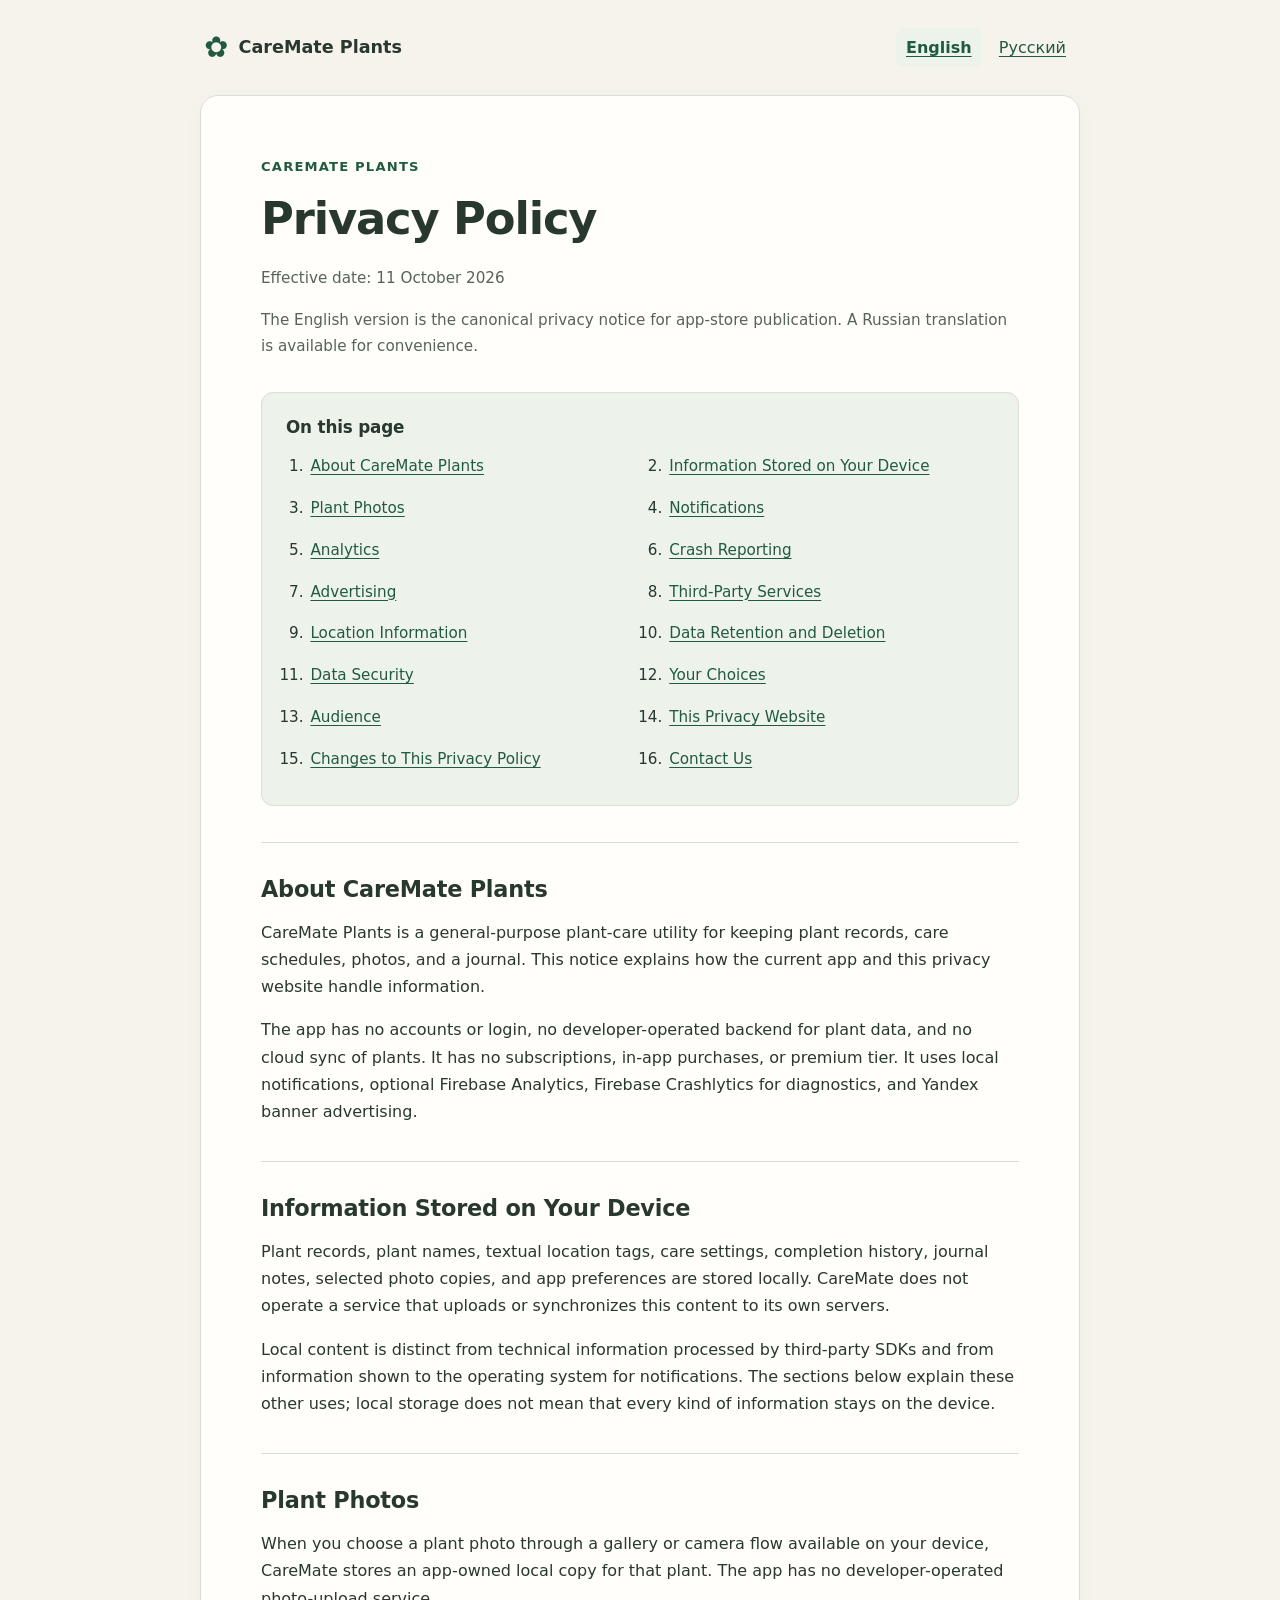
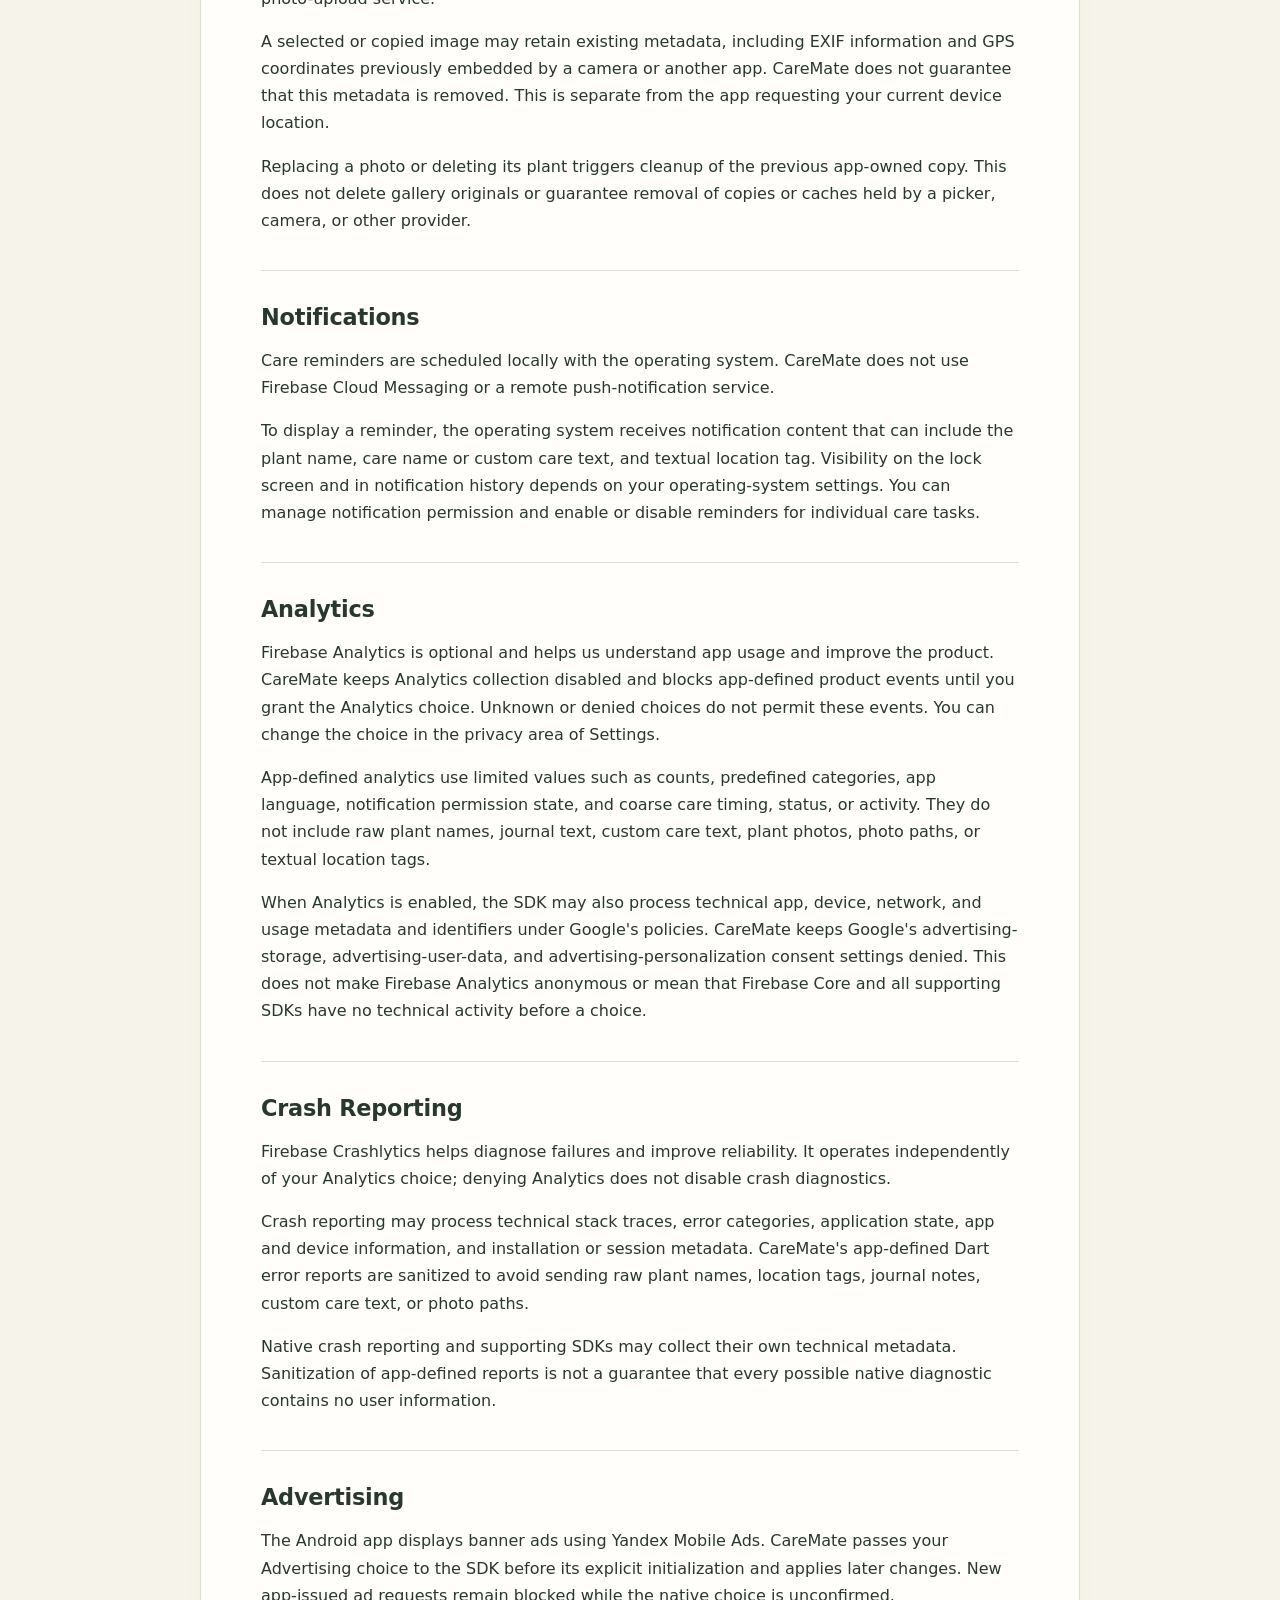
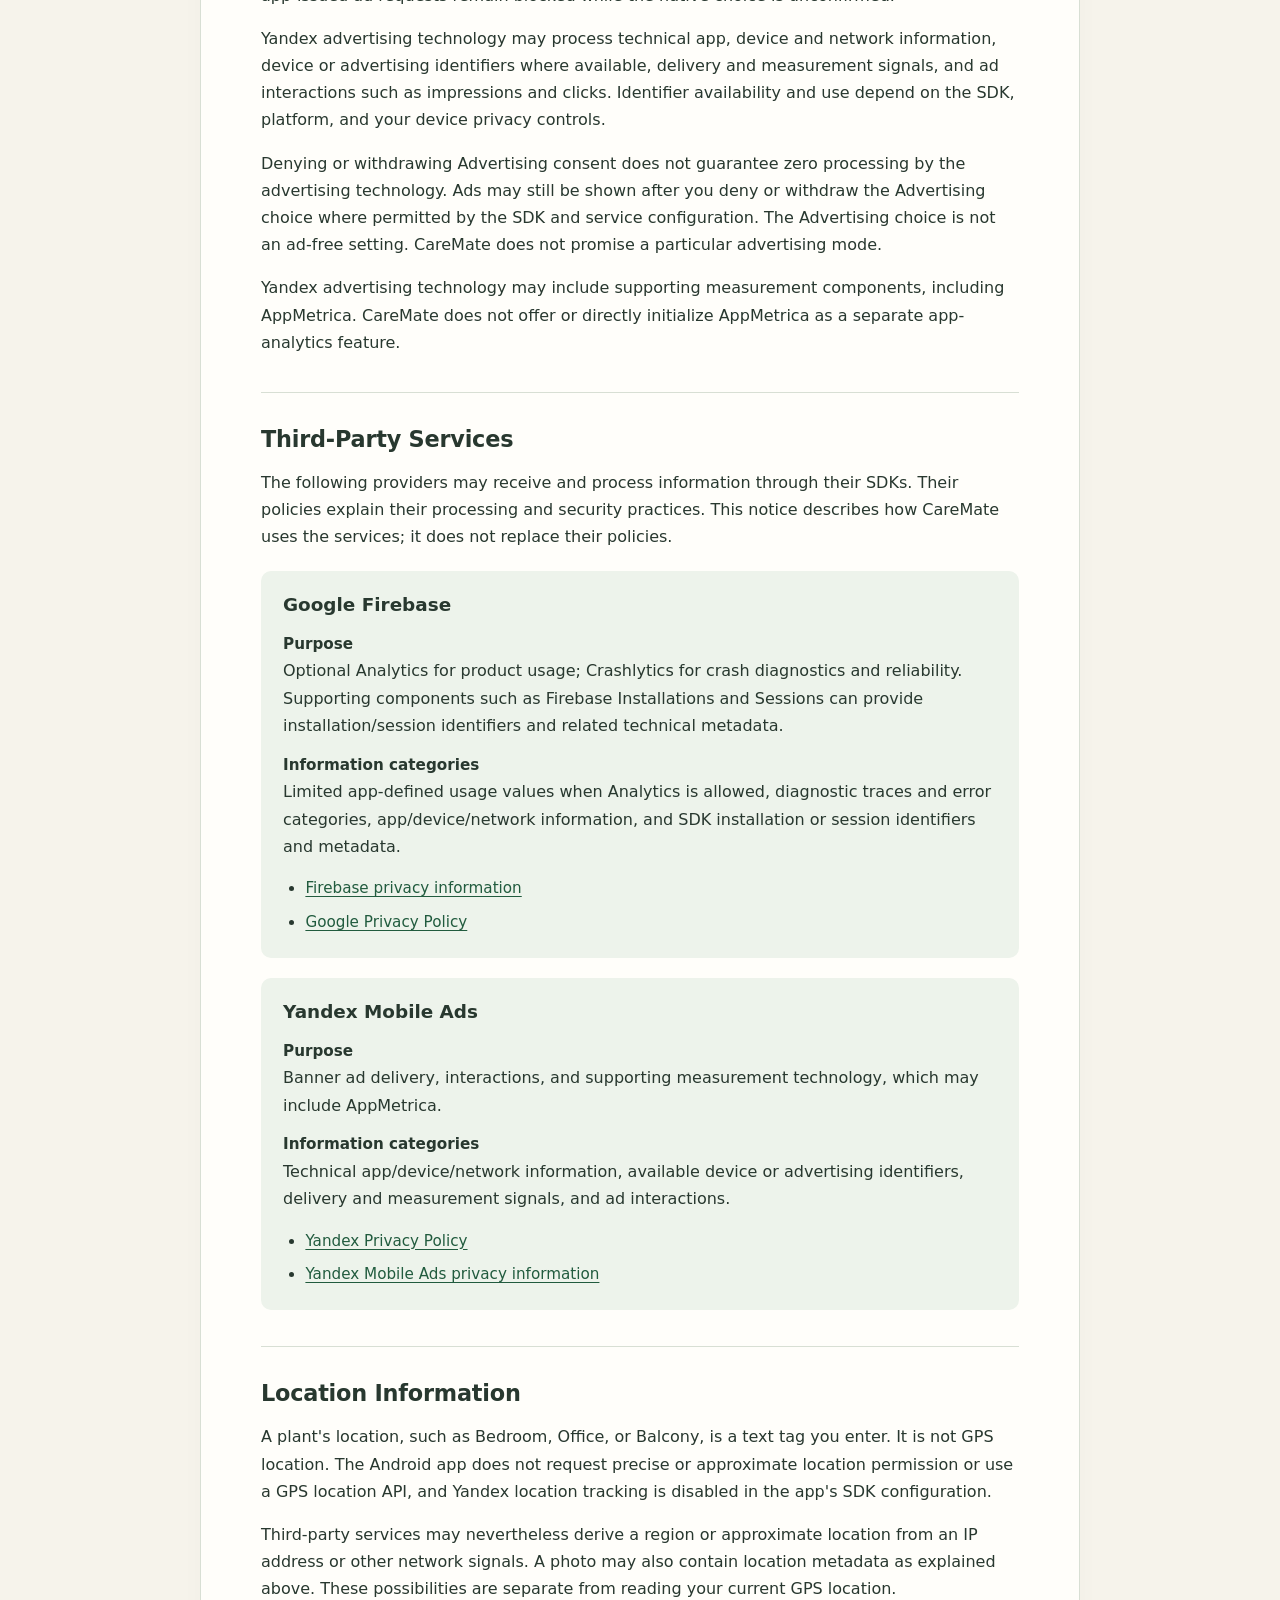
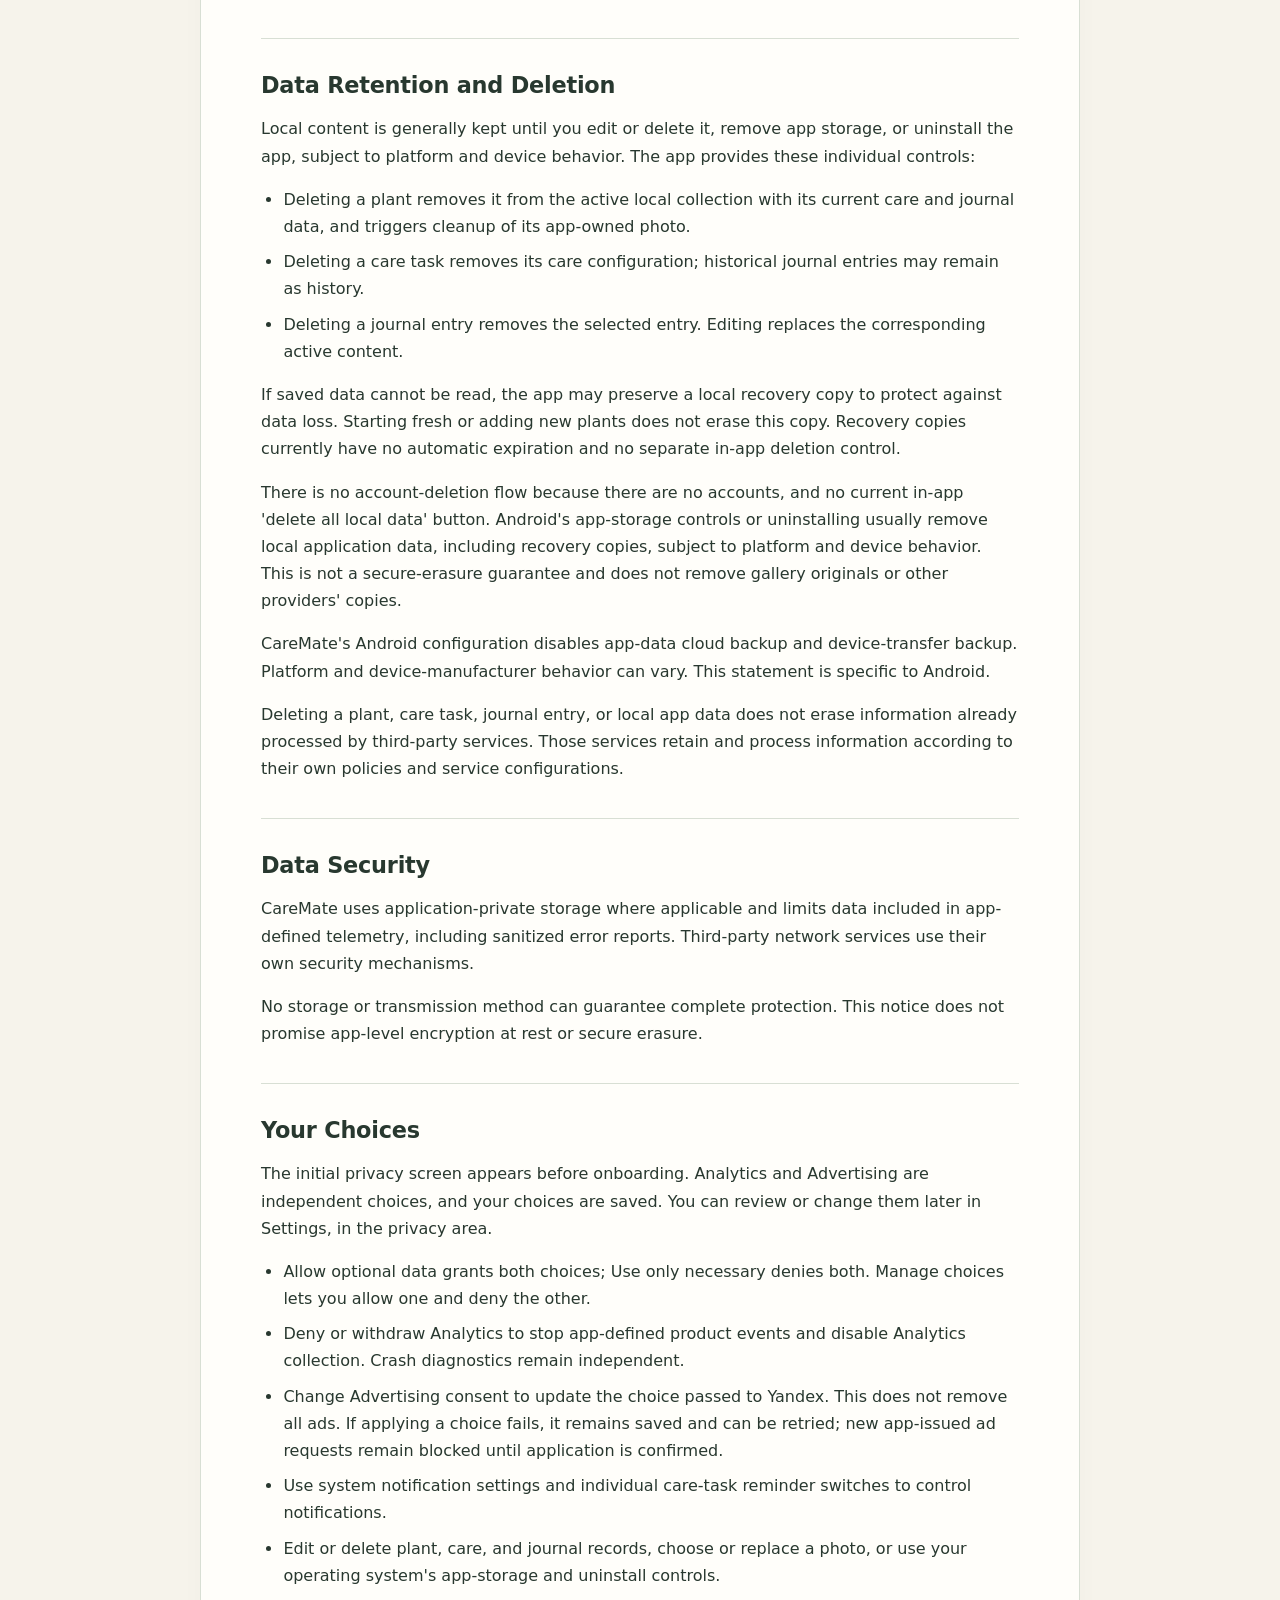
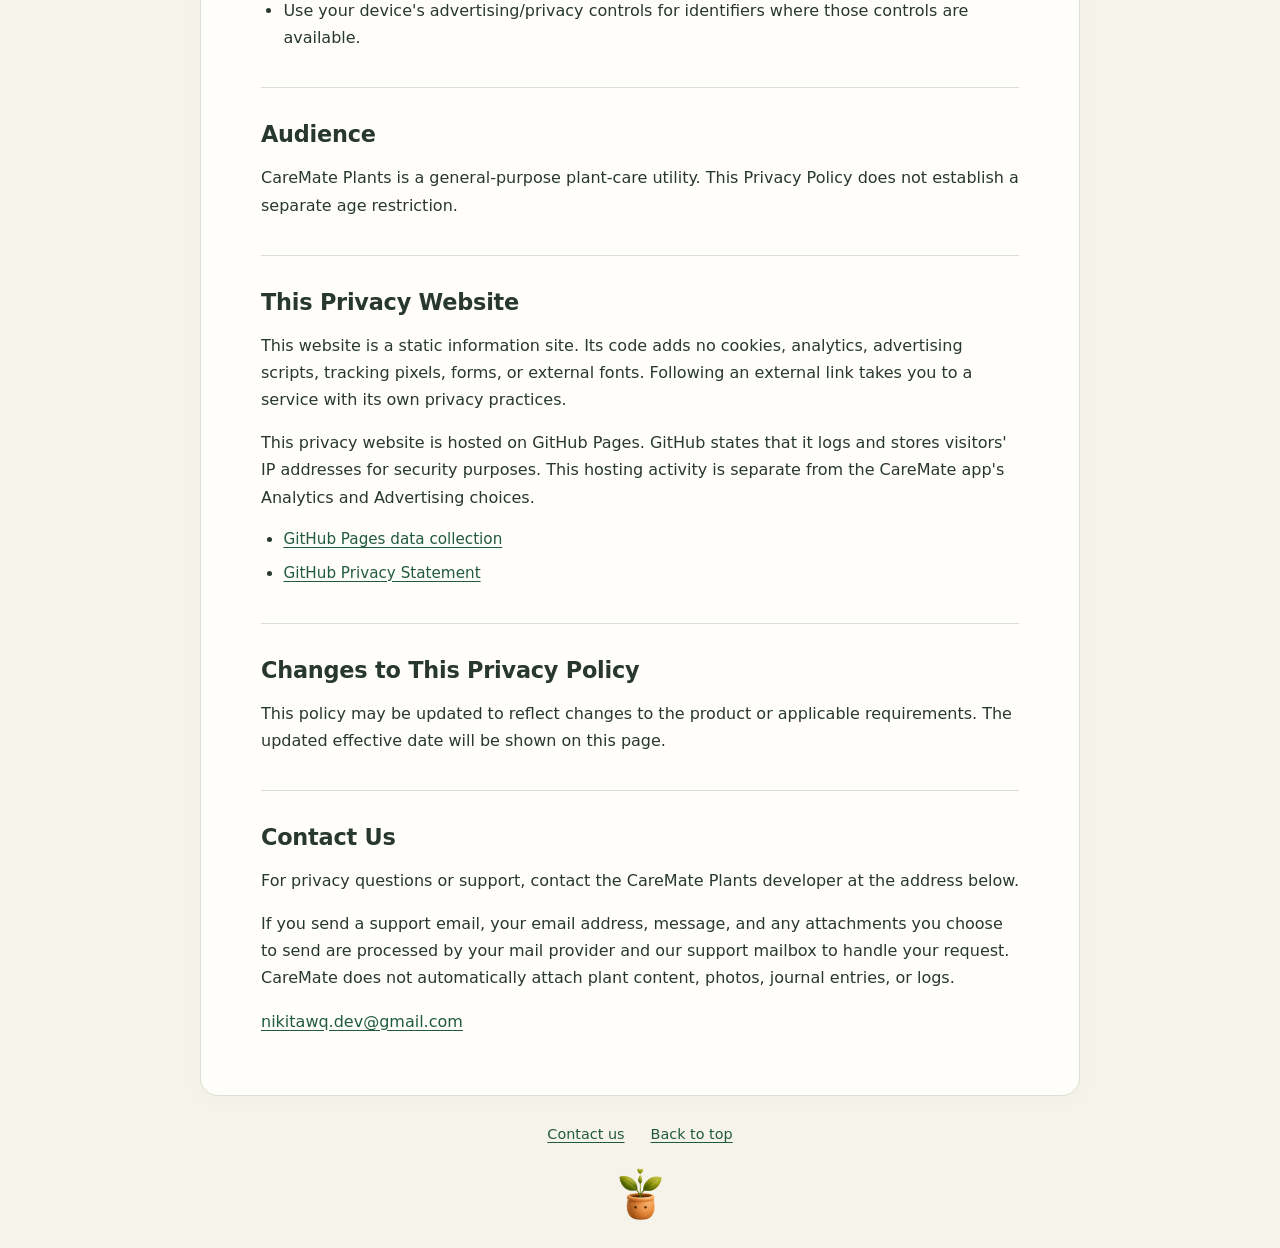
<file: index.html>
<!doctype html>
<html lang="en">
<head>
  <meta charset="utf-8">
  <meta name="viewport" content="width=device-width, initial-scale=1">
  <meta name="description" content="How CareMate Plants handles local plant information, optional analytics, crash diagnostics, advertising, and your privacy choices.">
  <meta name="referrer" content="no-referrer">
  <title>Privacy Policy — CareMate Plants</title>
  <link rel="icon" type="image/png" sizes="32x32" href="assets/favicon-32x32.png">
  <link rel="icon" type="image/png" sizes="48x48" href="assets/favicon-48x48.png">
  <link rel="stylesheet" href="styles.css">
</head>
<body id="top">
  <a class="skip-link" href="#main">Skip to content</a>
  <div class="site-wrap">
    <header class="site-header">
      <div class="brand">
        <span class="brand-mark" aria-hidden="true">✿</span><span>CareMate Plants</span>
      </div>
      <nav class="language-nav" aria-label="Policy language">
        <a href="index.html" lang="en" hreflang="en" aria-current="page">English</a>
<a href="privacy-ru.html" lang="ru" hreflang="ru">Русский</a>
      </nav>
    </header>
    <main id="main" tabindex="-1">
      <article class="paper">
        <header class="policy-heading">
          <p class="eyebrow">CareMate Plants</p>
          <h1>Privacy Policy</h1>
          <p class="effective-date">Effective date: <time datetime="2026-10-11">11 October 2026</time></p>
          <p class="canonical-notice">The English version is the canonical privacy notice for app-store publication. A Russian translation is available for convenience.</p>
        </header>
        <nav class="contents" aria-label="On this page">
          <h2>On this page</h2>
          <ol><li><a href="#about">About CareMate Plants</a></li>
<li><a href="#local-content">Information Stored on Your Device</a></li>
<li><a href="#photos">Plant Photos</a></li>
<li><a href="#notifications">Notifications</a></li>
<li><a href="#analytics">Analytics</a></li>
<li><a href="#crash-reporting">Crash Reporting</a></li>
<li><a href="#advertising">Advertising</a></li>
<li><a href="#third-party-services">Third-Party Services</a></li>
<li><a href="#location">Location Information</a></li>
<li><a href="#retention">Data Retention and Deletion</a></li>
<li><a href="#security">Data Security</a></li>
<li><a href="#choices">Your Choices</a></li>
<li><a href="#audience">Audience</a></li>
<li><a href="#website">This Privacy Website</a></li>
<li><a href="#changes">Changes to This Privacy Policy</a></li>
<li><a href="#contact">Contact Us</a></li></ol>
        </nav>
        <section class="policy-section" aria-labelledby="about">
<h2 id="about">About CareMate Plants</h2>
<p>CareMate Plants is a general-purpose plant-care utility for keeping plant records, care schedules, photos, and a journal. This notice explains how the current app and this privacy website handle information.</p>
<p>The app has no accounts or login, no developer-operated backend for plant data, and no cloud sync of plants. It has no subscriptions, in-app purchases, or premium tier. It uses local notifications, optional Firebase Analytics, Firebase Crashlytics for diagnostics, and Yandex banner advertising.</p>
</section>
<section class="policy-section" aria-labelledby="local-content">
<h2 id="local-content">Information Stored on Your Device</h2>
<p>Plant records, plant names, textual location tags, care settings, completion history, journal notes, selected photo copies, and app preferences are stored locally. CareMate does not operate a service that uploads or synchronizes this content to its own servers.</p>
<p>Local content is distinct from technical information processed by third-party SDKs and from information shown to the operating system for notifications. The sections below explain these other uses; local storage does not mean that every kind of information stays on the device.</p>
</section>
<section class="policy-section" aria-labelledby="photos">
<h2 id="photos">Plant Photos</h2>
<p>When you choose a plant photo through a gallery or camera flow available on your device, CareMate stores an app-owned local copy for that plant. The app has no developer-operated photo-upload service.</p>
<p>A selected or copied image may retain existing metadata, including EXIF information and GPS coordinates previously embedded by a camera or another app. CareMate does not guarantee that this metadata is removed. This is separate from the app requesting your current device location.</p>
<p>Replacing a photo or deleting its plant triggers cleanup of the previous app-owned copy. This does not delete gallery originals or guarantee removal of copies or caches held by a picker, camera, or other provider.</p>
</section>
<section class="policy-section" aria-labelledby="notifications">
<h2 id="notifications">Notifications</h2>
<p>Care reminders are scheduled locally with the operating system. CareMate does not use Firebase Cloud Messaging or a remote push-notification service.</p>
<p>To display a reminder, the operating system receives notification content that can include the plant name, care name or custom care text, and textual location tag. Visibility on the lock screen and in notification history depends on your operating-system settings. You can manage notification permission and enable or disable reminders for individual care tasks.</p>
</section>
<section class="policy-section" aria-labelledby="analytics">
<h2 id="analytics">Analytics</h2>
<p>Firebase Analytics is optional and helps us understand app usage and improve the product. CareMate keeps Analytics collection disabled and blocks app-defined product events until you grant the Analytics choice. Unknown or denied choices do not permit these events. You can change the choice in the privacy area of Settings.</p>
<p>App-defined analytics use limited values such as counts, predefined categories, app language, notification permission state, and coarse care timing, status, or activity. They do not include raw plant names, journal text, custom care text, plant photos, photo paths, or textual location tags.</p>
<p>When Analytics is enabled, the SDK may also process technical app, device, network, and usage metadata and identifiers under Google&#x27;s policies. CareMate keeps Google&#x27;s advertising-storage, advertising-user-data, and advertising-personalization consent settings denied. This does not make Firebase Analytics anonymous or mean that Firebase Core and all supporting SDKs have no technical activity before a choice.</p>
</section>
<section class="policy-section" aria-labelledby="crash-reporting">
<h2 id="crash-reporting">Crash Reporting</h2>
<p>Firebase Crashlytics helps diagnose failures and improve reliability. It operates independently of your Analytics choice; denying Analytics does not disable crash diagnostics.</p>
<p>Crash reporting may process technical stack traces, error categories, application state, app and device information, and installation or session metadata. CareMate&#x27;s app-defined Dart error reports are sanitized to avoid sending raw plant names, location tags, journal notes, custom care text, or photo paths.</p>
<p>Native crash reporting and supporting SDKs may collect their own technical metadata. Sanitization of app-defined reports is not a guarantee that every possible native diagnostic contains no user information.</p>
</section>
<section class="policy-section" aria-labelledby="advertising">
<h2 id="advertising">Advertising</h2>
<p>The Android app displays banner ads using Yandex Mobile Ads. CareMate passes your Advertising choice to the SDK before its explicit initialization and applies later changes. New app-issued ad requests remain blocked while the native choice is unconfirmed.</p>
<p>Yandex advertising technology may process technical app, device and network information, device or advertising identifiers where available, delivery and measurement signals, and ad interactions such as impressions and clicks. Identifier availability and use depend on the SDK, platform, and your device privacy controls.</p>
<p>Denying or withdrawing Advertising consent does not guarantee zero processing by the advertising technology. Ads may still be shown after you deny or withdraw the Advertising choice where permitted by the SDK and service configuration. The Advertising choice is not an ad-free setting. CareMate does not promise a particular advertising mode.</p>
<p>Yandex advertising technology may include supporting measurement components, including AppMetrica. CareMate does not offer or directly initialize AppMetrica as a separate app-analytics feature.</p>
</section>
<section class="policy-section" aria-labelledby="third-party-services">
<h2 id="third-party-services">Third-Party Services</h2>
<p>The following providers may receive and process information through their SDKs. Their policies explain their processing and security practices. This notice describes how CareMate uses the services; it does not replace their policies.</p>
<div class="service"><h3>Google Firebase</h3><dl><dt>Purpose</dt><dd>Optional Analytics for product usage; Crashlytics for crash diagnostics and reliability. Supporting components such as Firebase Installations and Sessions can provide installation/session identifiers and related technical metadata.</dd><dt>Information categories</dt><dd>Limited app-defined usage values when Analytics is allowed, diagnostic traces and error categories, app/device/network information, and SDK installation or session identifiers and metadata.</dd></dl><ul class="link-list">
<li><a href="https://firebase.google.com/support/privacy" rel="noreferrer">Firebase privacy information</a></li>
<li><a href="https://policies.google.com/privacy" rel="noreferrer">Google Privacy Policy</a></li>
</ul></div>
<div class="service"><h3>Yandex Mobile Ads</h3><dl><dt>Purpose</dt><dd>Banner ad delivery, interactions, and supporting measurement technology, which may include AppMetrica.</dd><dt>Information categories</dt><dd>Technical app/device/network information, available device or advertising identifiers, delivery and measurement signals, and ad interactions.</dd></dl><ul class="link-list">
<li><a href="https://yandex.com/legal/confidential/en/" rel="noreferrer">Yandex Privacy Policy</a></li>
<li><a href="https://ads.yandex.com/helpcenter/en/easy/integration/android/advanced-settings/security-privacy" rel="noreferrer">Yandex Mobile Ads privacy information</a></li>
</ul></div>
</section>
<section class="policy-section" aria-labelledby="location">
<h2 id="location">Location Information</h2>
<p>A plant&#x27;s location, such as Bedroom, Office, or Balcony, is a text tag you enter. It is not GPS location. The Android app does not request precise or approximate location permission or use a GPS location API, and Yandex location tracking is disabled in the app&#x27;s SDK configuration.</p>
<p>Third-party services may nevertheless derive a region or approximate location from an IP address or other network signals. A photo may also contain location metadata as explained above. These possibilities are separate from reading your current GPS location.</p>
</section>
<section class="policy-section" aria-labelledby="retention">
<h2 id="retention">Data Retention and Deletion</h2>
<p>Local content is generally kept until you edit or delete it, remove app storage, or uninstall the app, subject to platform and device behavior. The app provides these individual controls:</p>
<ul>
<li>Deleting a plant removes it from the active local collection with its current care and journal data, and triggers cleanup of its app-owned photo.</li>
<li>Deleting a care task removes its care configuration; historical journal entries may remain as history.</li>
<li>Deleting a journal entry removes the selected entry. Editing replaces the corresponding active content.</li>
</ul>
<p>If saved data cannot be read, the app may preserve a local recovery copy to protect against data loss. Starting fresh or adding new plants does not erase this copy. Recovery copies currently have no automatic expiration and no separate in-app deletion control.</p>
<p>There is no account-deletion flow because there are no accounts, and no current in-app &#x27;delete all local data&#x27; button. Android&#x27;s app-storage controls or uninstalling usually remove local application data, including recovery copies, subject to platform and device behavior. This is not a secure-erasure guarantee and does not remove gallery originals or other providers&#x27; copies.</p>
<p>CareMate&#x27;s Android configuration disables app-data cloud backup and device-transfer backup. Platform and device-manufacturer behavior can vary. This statement is specific to Android.</p>
<p>Deleting a plant, care task, journal entry, or local app data does not erase information already processed by third-party services. Those services retain and process information according to their own policies and service configurations.</p>
</section>
<section class="policy-section" aria-labelledby="security">
<h2 id="security">Data Security</h2>
<p>CareMate uses application-private storage where applicable and limits data included in app-defined telemetry, including sanitized error reports. Third-party network services use their own security mechanisms.</p>
<p>No storage or transmission method can guarantee complete protection. This notice does not promise app-level encryption at rest or secure erasure.</p>
</section>
<section class="policy-section" aria-labelledby="choices">
<h2 id="choices">Your Choices</h2>
<p>The initial privacy screen appears before onboarding. Analytics and Advertising are independent choices, and your choices are saved. You can review or change them later in Settings, in the privacy area.</p>
<ul>
<li>Allow optional data grants both choices; Use only necessary denies both. Manage choices lets you allow one and deny the other.</li>
<li>Deny or withdraw Analytics to stop app-defined product events and disable Analytics collection. Crash diagnostics remain independent.</li>
<li>Change Advertising consent to update the choice passed to Yandex. This does not remove all ads. If applying a choice fails, it remains saved and can be retried; new app-issued ad requests remain blocked until application is confirmed.</li>
<li>Use system notification settings and individual care-task reminder switches to control notifications.</li>
<li>Edit or delete plant, care, and journal records, choose or replace a photo, or use your operating system&#x27;s app-storage and uninstall controls.</li>
<li>Use your device&#x27;s advertising/privacy controls for identifiers where those controls are available.</li>
</ul>
</section>
<section class="policy-section" aria-labelledby="audience">
<h2 id="audience">Audience</h2>
<p>CareMate Plants is a general-purpose plant-care utility. This Privacy Policy does not establish a separate age restriction.</p>
</section>
<section class="policy-section" aria-labelledby="website">
<h2 id="website">This Privacy Website</h2>
<p>This website is a static information site. Its code adds no cookies, analytics, advertising scripts, tracking pixels, forms, or external fonts. Following an external link takes you to a service with its own privacy practices.</p>
<p>This privacy website is hosted on GitHub Pages. GitHub states that it logs and stores visitors&#x27; IP addresses for security purposes. This hosting activity is separate from the CareMate app&#x27;s Analytics and Advertising choices.</p>
<ul class="link-list">
<li><a href="https://docs.github.com/en/pages/getting-started-with-github-pages/what-is-github-pages#data-collection" rel="noreferrer">GitHub Pages data collection</a></li>
<li><a href="https://docs.github.com/en/site-policy/privacy-policies/github-general-privacy-statement" rel="noreferrer">GitHub Privacy Statement</a></li>
</ul>
</section>
<section class="policy-section" aria-labelledby="changes">
<h2 id="changes">Changes to This Privacy Policy</h2>
<p>This policy may be updated to reflect changes to the product or applicable requirements. The updated effective date will be shown on this page.</p>
</section>
<section class="policy-section" aria-labelledby="contact">
<h2 id="contact">Contact Us</h2>
<p>For privacy questions or support, contact the CareMate Plants developer at the address below.</p>
<p>If you send a support email, your email address, message, and any attachments you choose to send are processed by your mail provider and our support mailbox to handle your request. CareMate does not automatically attach plant content, photos, journal entries, or logs.</p>
<p><a href="mailto:nikitawq.dev@gmail.com">nikitawq.dev@gmail.com</a></p>
</section>
      </article>
    </main>
    <footer class="site-footer">
      <nav class="footer-nav" aria-label="Footer navigation">
        <a href="mailto:nikitawq.dev@gmail.com">Contact us</a>
        <a href="#top">Back to top</a>
      </nav>
      <div class="footer-brand">
        <svg class="footer-mark" viewBox="215 167 594 720" width="43" height="52" aria-hidden="true" focusable="false">
          <image href="assets/caremate-plant-mark.png" width="1024" height="1024" />
        </svg>
      </div>
    </footer>
  </div>
</body>
</html>
</file>
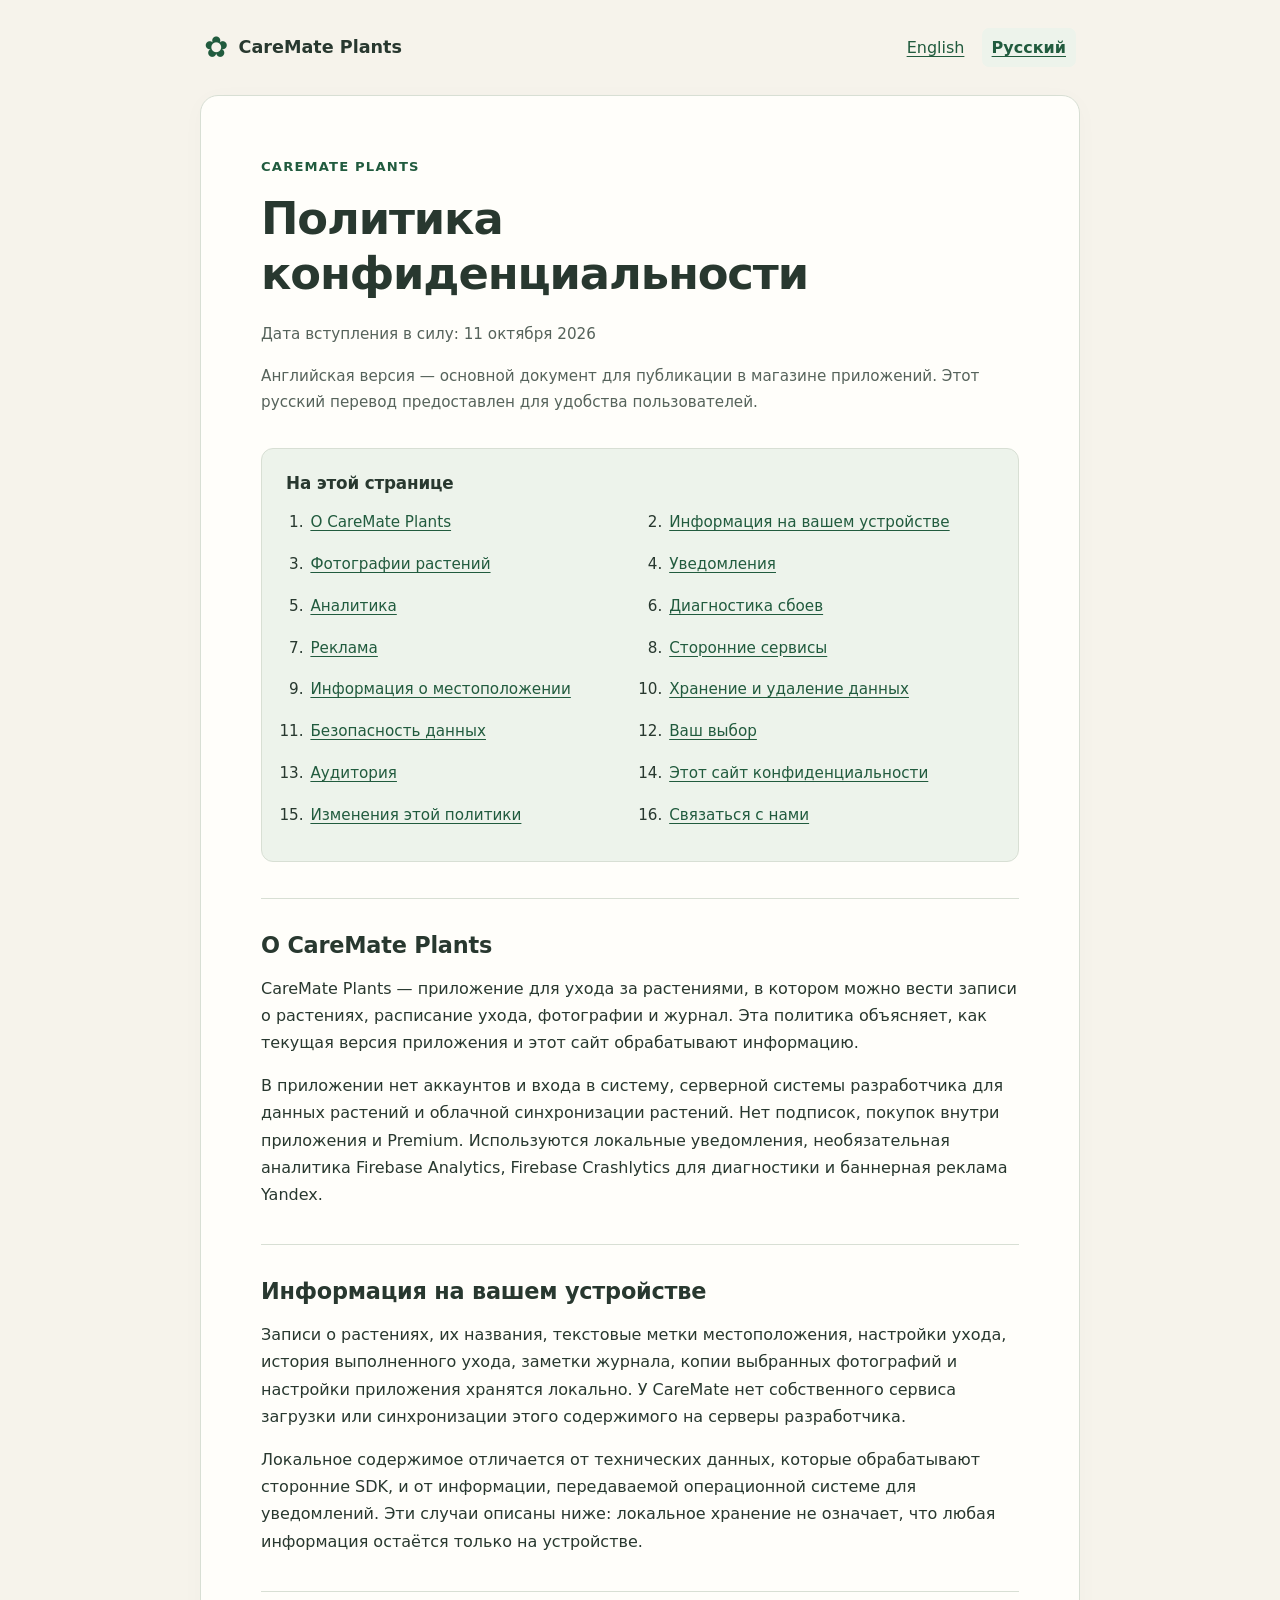
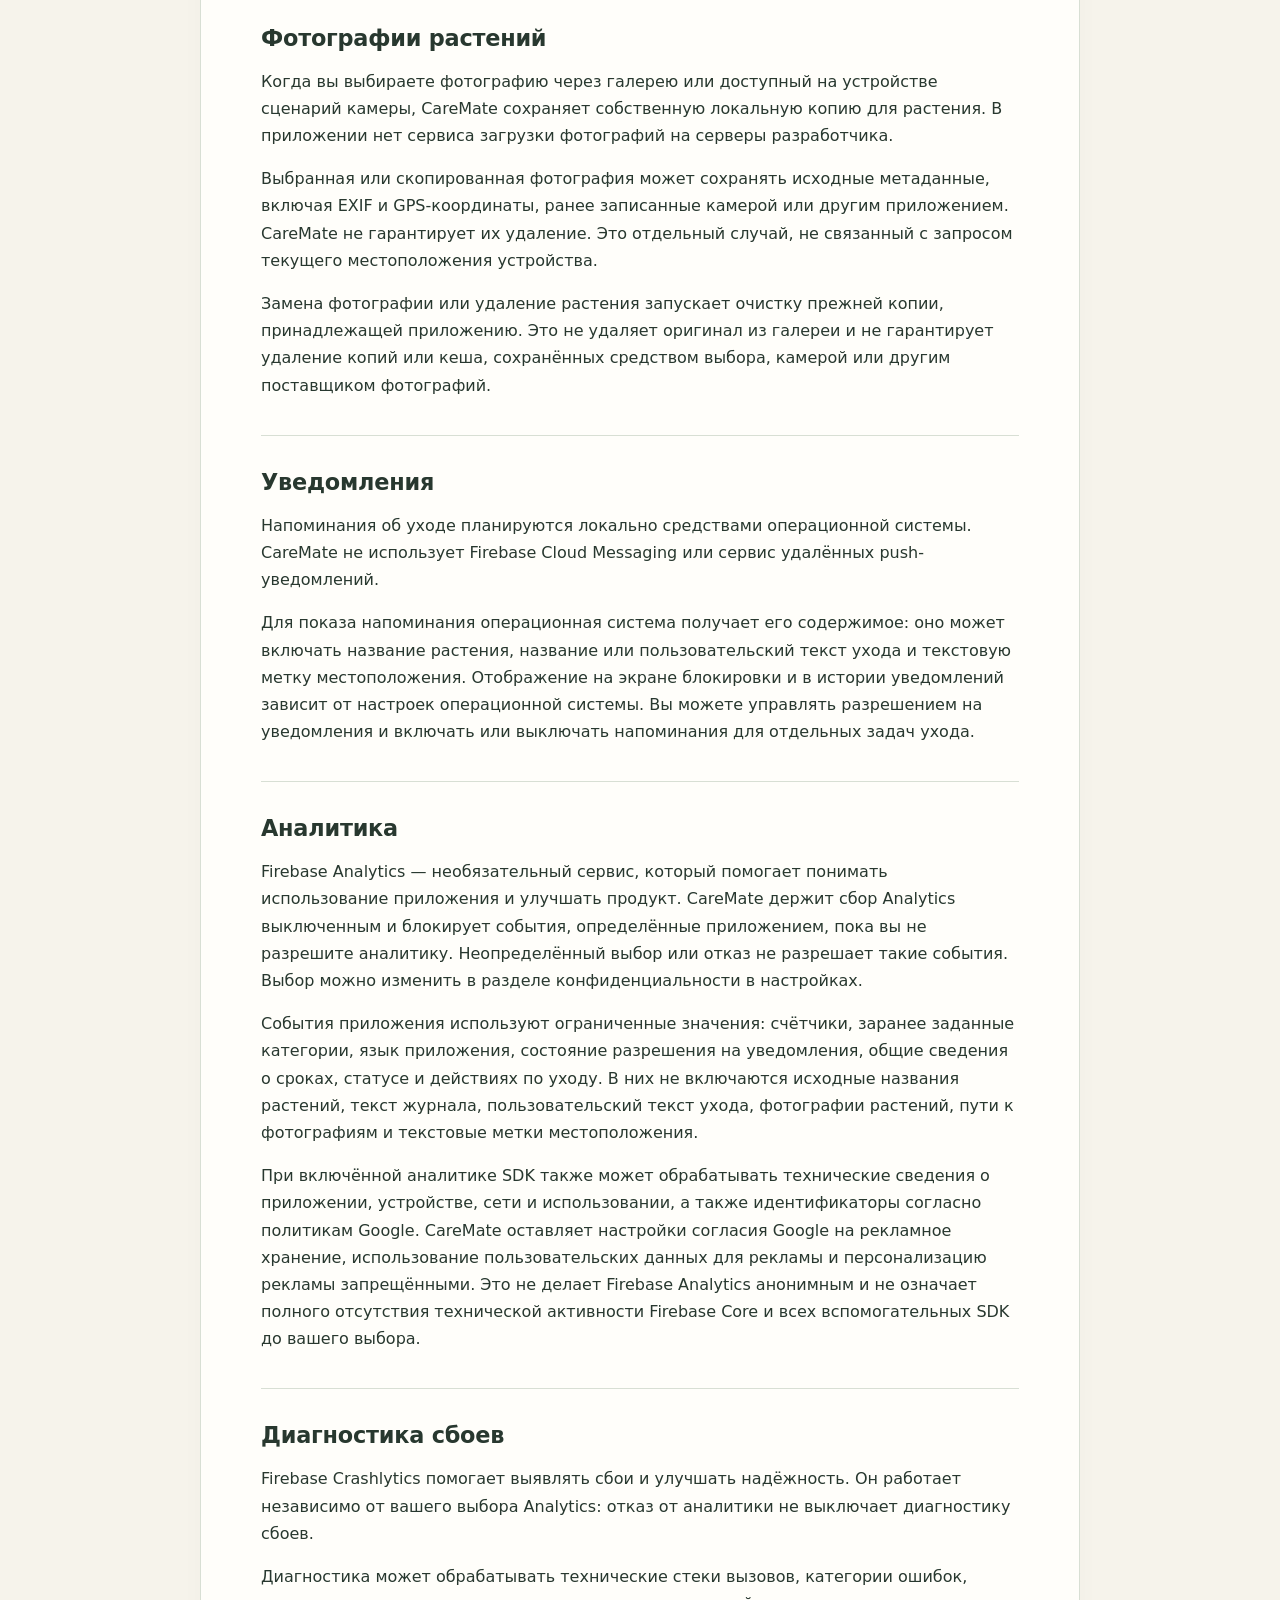
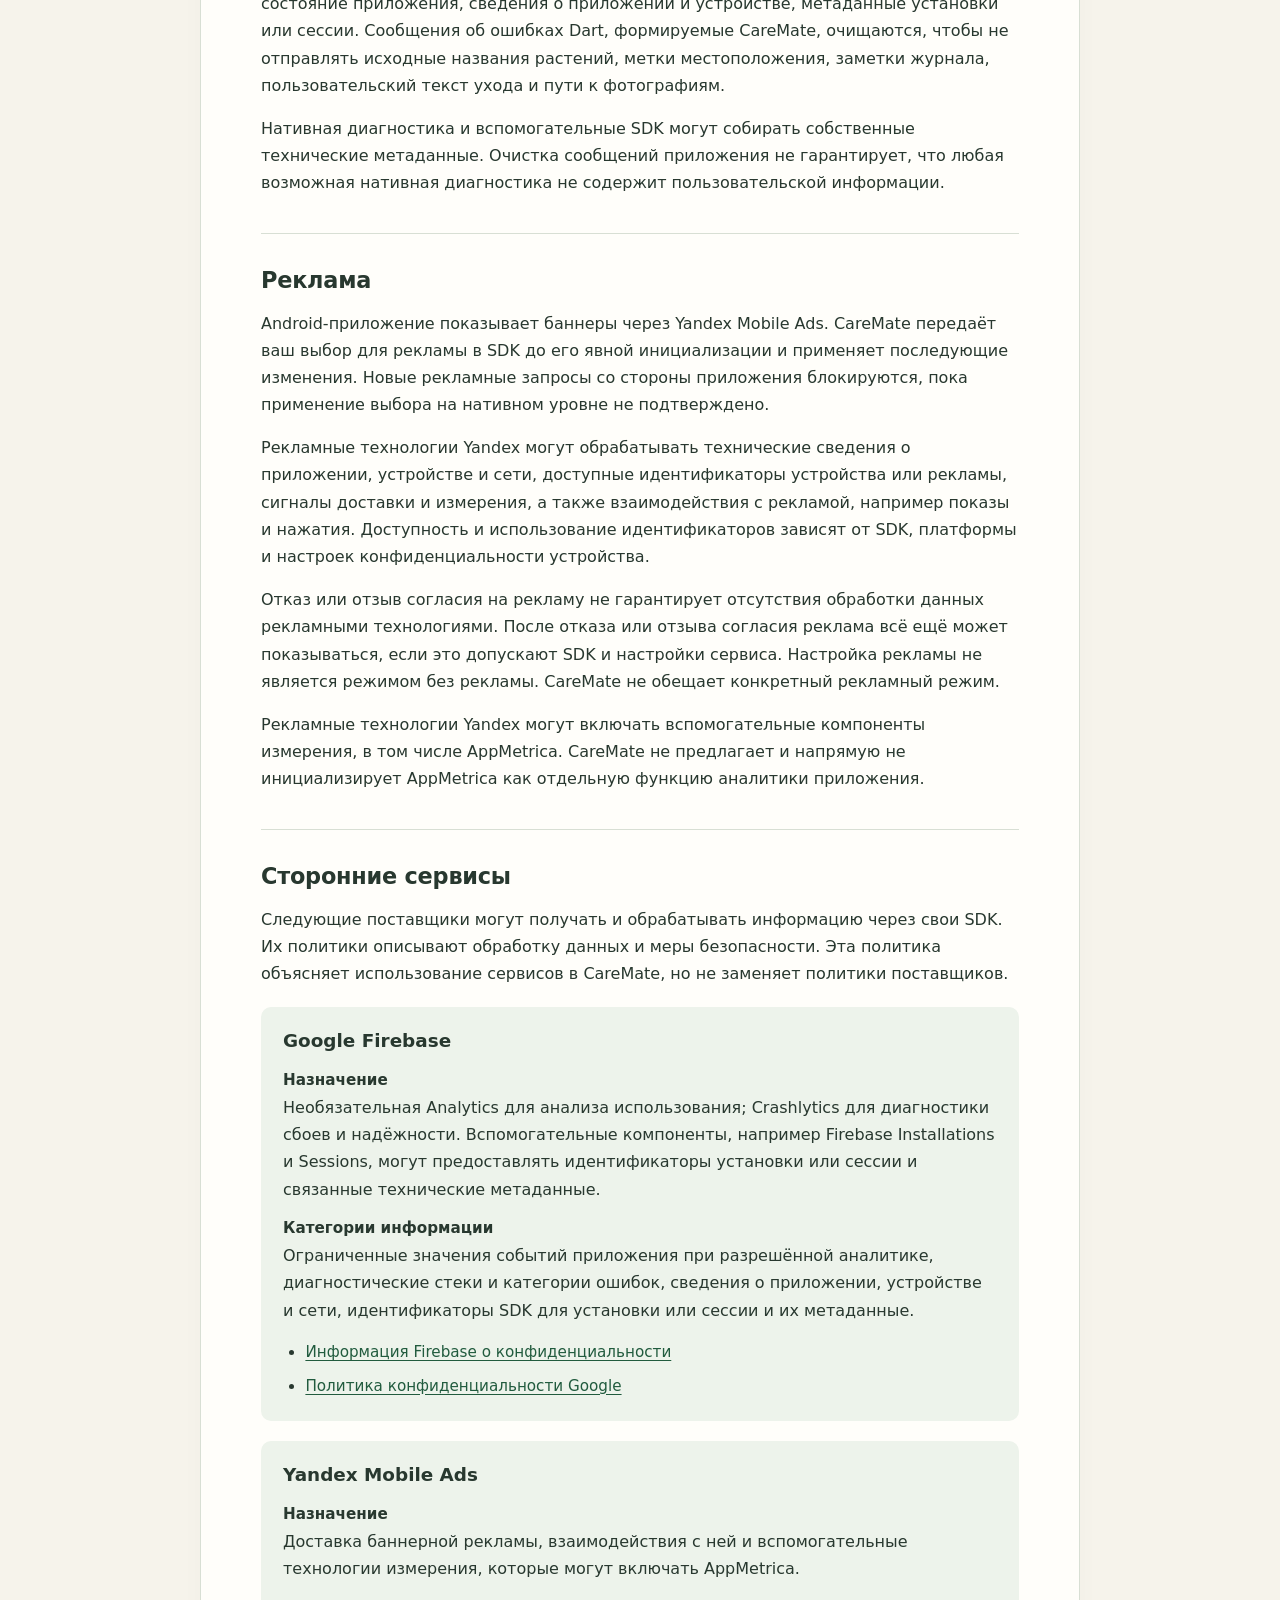
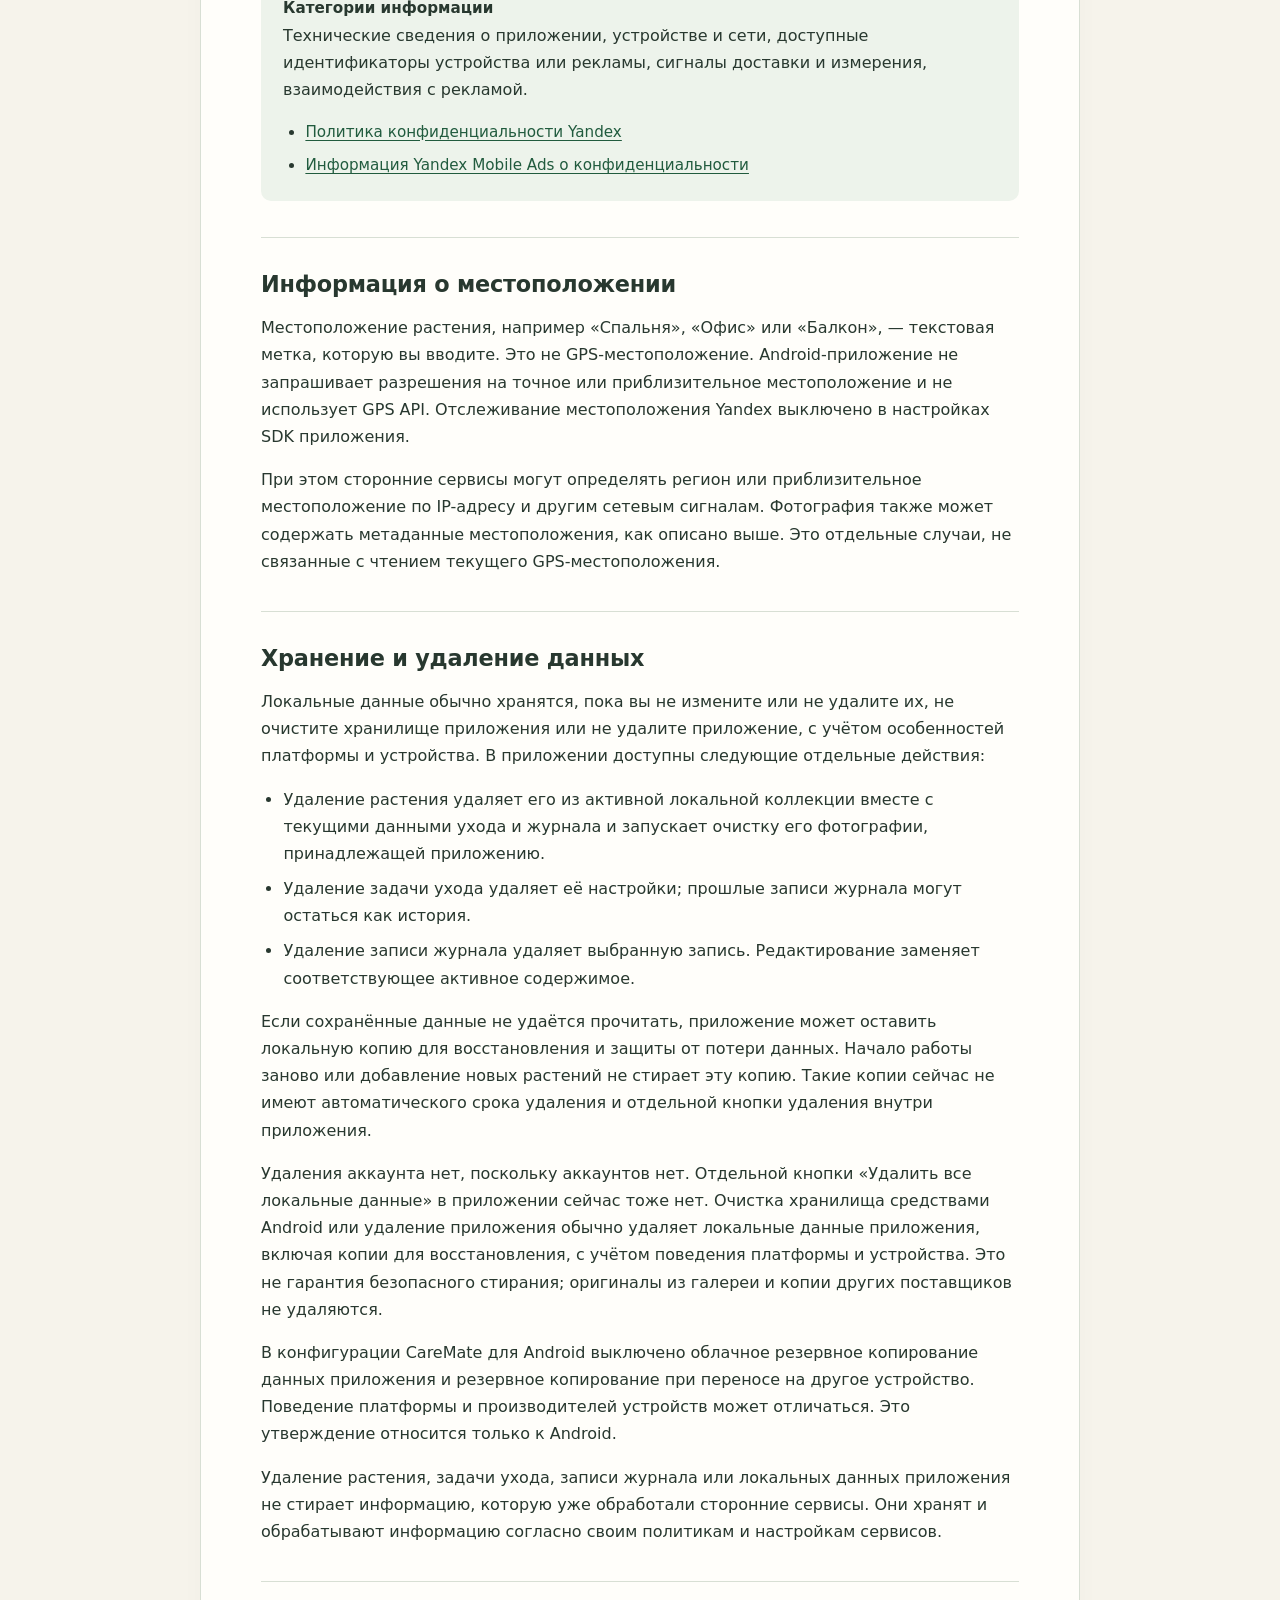
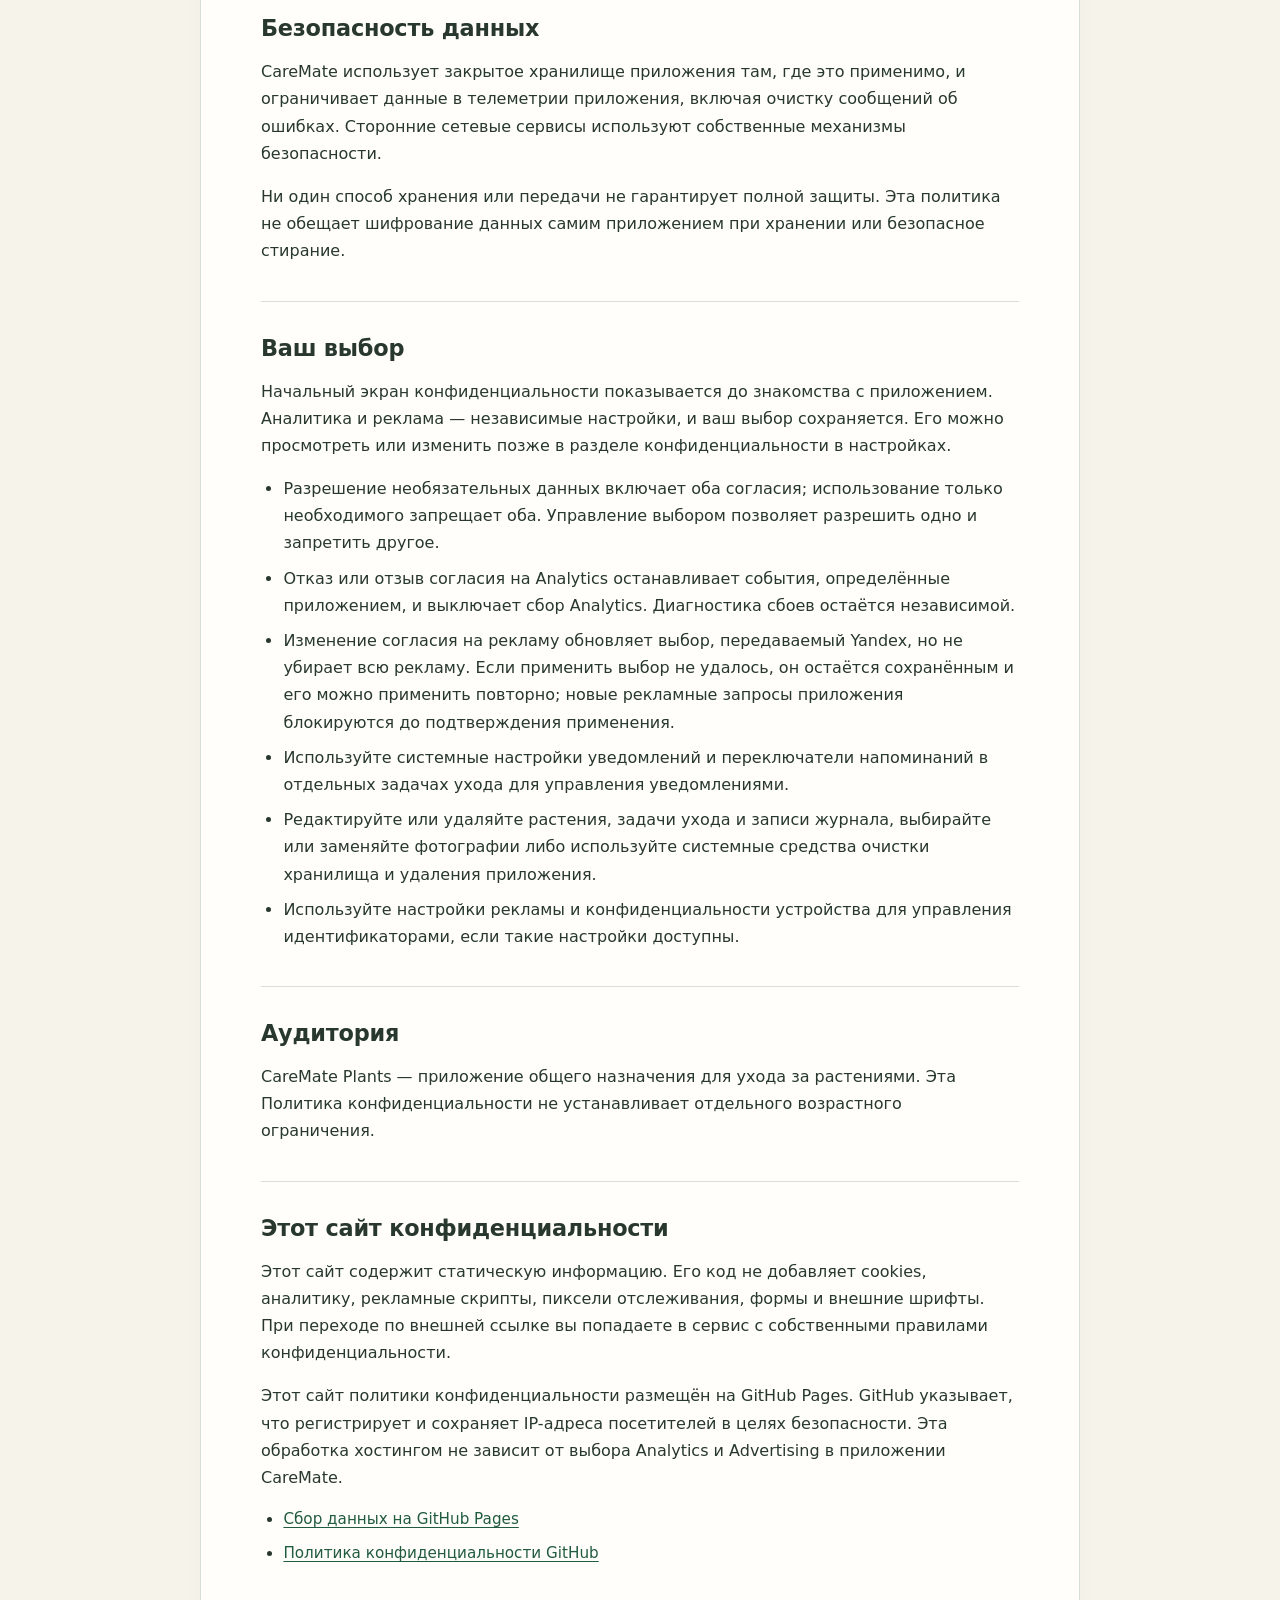
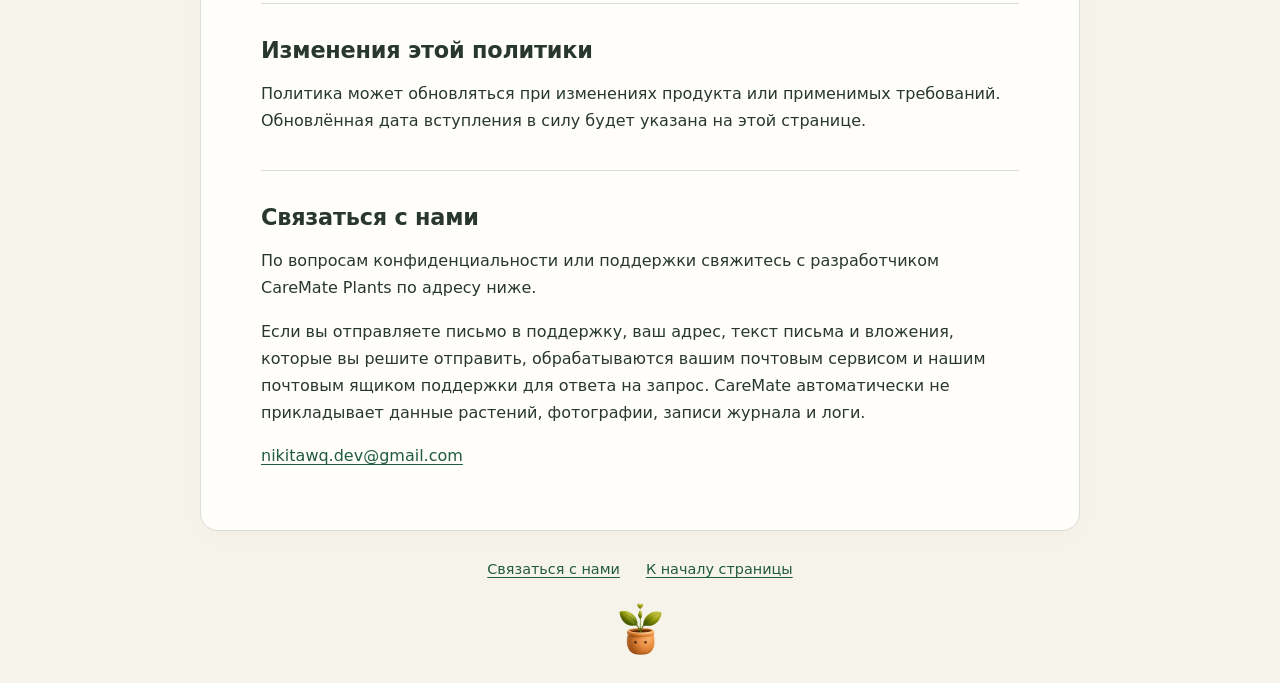
<file: privacy-ru.html>
<!doctype html>
<html lang="ru">
<head>
  <meta charset="utf-8">
  <meta name="viewport" content="width=device-width, initial-scale=1">
  <meta name="description" content="Как CareMate Plants обрабатывает локальные данные растений, необязательную аналитику, диагностику сбоев, рекламу и ваши настройки конфиденциальности.">
  <meta name="referrer" content="no-referrer">
  <title>Политика конфиденциальности — CareMate Plants</title>
  <link rel="icon" type="image/png" sizes="32x32" href="assets/favicon-32x32.png">
  <link rel="icon" type="image/png" sizes="48x48" href="assets/favicon-48x48.png">
  <link rel="stylesheet" href="styles.css">
</head>
<body id="top">
  <a class="skip-link" href="#main">Перейти к содержимому</a>
  <div class="site-wrap">
    <header class="site-header">
      <div class="brand">
        <span class="brand-mark" aria-hidden="true">✿</span><span>CareMate Plants</span>
      </div>
      <nav class="language-nav" aria-label="Язык политики">
        <a href="index.html" lang="en" hreflang="en">English</a>
<a href="privacy-ru.html" lang="ru" hreflang="ru" aria-current="page">Русский</a>
      </nav>
    </header>
    <main id="main" tabindex="-1">
      <article class="paper">
        <header class="policy-heading">
          <p class="eyebrow">CareMate Plants</p>
          <h1>Политика конфиденциальности</h1>
          <p class="effective-date">Дата вступления в силу: <time datetime="2026-10-11">11 октября 2026</time></p>
          <p class="canonical-notice">Английская версия — основной документ для публикации в магазине приложений. Этот русский перевод предоставлен для удобства пользователей.</p>
        </header>
        <nav class="contents" aria-label="На этой странице">
          <h2>На этой странице</h2>
          <ol><li><a href="#about">О CareMate Plants</a></li>
<li><a href="#local-content">Информация на вашем устройстве</a></li>
<li><a href="#photos">Фотографии растений</a></li>
<li><a href="#notifications">Уведомления</a></li>
<li><a href="#analytics">Аналитика</a></li>
<li><a href="#crash-reporting">Диагностика сбоев</a></li>
<li><a href="#advertising">Реклама</a></li>
<li><a href="#third-party-services">Сторонние сервисы</a></li>
<li><a href="#location">Информация о местоположении</a></li>
<li><a href="#retention">Хранение и удаление данных</a></li>
<li><a href="#security">Безопасность данных</a></li>
<li><a href="#choices">Ваш выбор</a></li>
<li><a href="#audience">Аудитория</a></li>
<li><a href="#website">Этот сайт конфиденциальности</a></li>
<li><a href="#changes">Изменения этой политики</a></li>
<li><a href="#contact">Связаться с нами</a></li></ol>
        </nav>
        <section class="policy-section" aria-labelledby="about">
<h2 id="about">О CareMate Plants</h2>
<p>CareMate Plants — приложение для ухода за растениями, в котором можно вести записи о растениях, расписание ухода, фотографии и журнал. Эта политика объясняет, как текущая версия приложения и этот сайт обрабатывают информацию.</p>
<p>В приложении нет аккаунтов и входа в систему, серверной системы разработчика для данных растений и облачной синхронизации растений. Нет подписок, покупок внутри приложения и Premium. Используются локальные уведомления, необязательная аналитика Firebase Analytics, Firebase Crashlytics для диагностики и баннерная реклама Yandex.</p>
</section>
<section class="policy-section" aria-labelledby="local-content">
<h2 id="local-content">Информация на вашем устройстве</h2>
<p>Записи о растениях, их названия, текстовые метки местоположения, настройки ухода, история выполненного ухода, заметки журнала, копии выбранных фотографий и настройки приложения хранятся локально. У CareMate нет собственного сервиса загрузки или синхронизации этого содержимого на серверы разработчика.</p>
<p>Локальное содержимое отличается от технических данных, которые обрабатывают сторонние SDK, и от информации, передаваемой операционной системе для уведомлений. Эти случаи описаны ниже: локальное хранение не означает, что любая информация остаётся только на устройстве.</p>
</section>
<section class="policy-section" aria-labelledby="photos">
<h2 id="photos">Фотографии растений</h2>
<p>Когда вы выбираете фотографию через галерею или доступный на устройстве сценарий камеры, CareMate сохраняет собственную локальную копию для растения. В приложении нет сервиса загрузки фотографий на серверы разработчика.</p>
<p>Выбранная или скопированная фотография может сохранять исходные метаданные, включая EXIF и GPS-координаты, ранее записанные камерой или другим приложением. CareMate не гарантирует их удаление. Это отдельный случай, не связанный с запросом текущего местоположения устройства.</p>
<p>Замена фотографии или удаление растения запускает очистку прежней копии, принадлежащей приложению. Это не удаляет оригинал из галереи и не гарантирует удаление копий или кеша, сохранённых средством выбора, камерой или другим поставщиком фотографий.</p>
</section>
<section class="policy-section" aria-labelledby="notifications">
<h2 id="notifications">Уведомления</h2>
<p>Напоминания об уходе планируются локально средствами операционной системы. CareMate не использует Firebase Cloud Messaging или сервис удалённых push-уведомлений.</p>
<p>Для показа напоминания операционная система получает его содержимое: оно может включать название растения, название или пользовательский текст ухода и текстовую метку местоположения. Отображение на экране блокировки и в истории уведомлений зависит от настроек операционной системы. Вы можете управлять разрешением на уведомления и включать или выключать напоминания для отдельных задач ухода.</p>
</section>
<section class="policy-section" aria-labelledby="analytics">
<h2 id="analytics">Аналитика</h2>
<p>Firebase Analytics — необязательный сервис, который помогает понимать использование приложения и улучшать продукт. CareMate держит сбор Analytics выключенным и блокирует события, определённые приложением, пока вы не разрешите аналитику. Неопределённый выбор или отказ не разрешает такие события. Выбор можно изменить в разделе конфиденциальности в настройках.</p>
<p>События приложения используют ограниченные значения: счётчики, заранее заданные категории, язык приложения, состояние разрешения на уведомления, общие сведения о сроках, статусе и действиях по уходу. В них не включаются исходные названия растений, текст журнала, пользовательский текст ухода, фотографии растений, пути к фотографиям и текстовые метки местоположения.</p>
<p>При включённой аналитике SDK также может обрабатывать технические сведения о приложении, устройстве, сети и использовании, а также идентификаторы согласно политикам Google. CareMate оставляет настройки согласия Google на рекламное хранение, использование пользовательских данных для рекламы и персонализацию рекламы запрещёнными. Это не делает Firebase Analytics анонимным и не означает полного отсутствия технической активности Firebase Core и всех вспомогательных SDK до вашего выбора.</p>
</section>
<section class="policy-section" aria-labelledby="crash-reporting">
<h2 id="crash-reporting">Диагностика сбоев</h2>
<p>Firebase Crashlytics помогает выявлять сбои и улучшать надёжность. Он работает независимо от вашего выбора Analytics: отказ от аналитики не выключает диагностику сбоев.</p>
<p>Диагностика может обрабатывать технические стеки вызовов, категории ошибок, состояние приложения, сведения о приложении и устройстве, метаданные установки или сессии. Сообщения об ошибках Dart, формируемые CareMate, очищаются, чтобы не отправлять исходные названия растений, метки местоположения, заметки журнала, пользовательский текст ухода и пути к фотографиям.</p>
<p>Нативная диагностика и вспомогательные SDK могут собирать собственные технические метаданные. Очистка сообщений приложения не гарантирует, что любая возможная нативная диагностика не содержит пользовательской информации.</p>
</section>
<section class="policy-section" aria-labelledby="advertising">
<h2 id="advertising">Реклама</h2>
<p>Android-приложение показывает баннеры через Yandex Mobile Ads. CareMate передаёт ваш выбор для рекламы в SDK до его явной инициализации и применяет последующие изменения. Новые рекламные запросы со стороны приложения блокируются, пока применение выбора на нативном уровне не подтверждено.</p>
<p>Рекламные технологии Yandex могут обрабатывать технические сведения о приложении, устройстве и сети, доступные идентификаторы устройства или рекламы, сигналы доставки и измерения, а также взаимодействия с рекламой, например показы и нажатия. Доступность и использование идентификаторов зависят от SDK, платформы и настроек конфиденциальности устройства.</p>
<p>Отказ или отзыв согласия на рекламу не гарантирует отсутствия обработки данных рекламными технологиями. После отказа или отзыва согласия реклама всё ещё может показываться, если это допускают SDK и настройки сервиса. Настройка рекламы не является режимом без рекламы. CareMate не обещает конкретный рекламный режим.</p>
<p>Рекламные технологии Yandex могут включать вспомогательные компоненты измерения, в том числе AppMetrica. CareMate не предлагает и напрямую не инициализирует AppMetrica как отдельную функцию аналитики приложения.</p>
</section>
<section class="policy-section" aria-labelledby="third-party-services">
<h2 id="third-party-services">Сторонние сервисы</h2>
<p>Следующие поставщики могут получать и обрабатывать информацию через свои SDK. Их политики описывают обработку данных и меры безопасности. Эта политика объясняет использование сервисов в CareMate, но не заменяет политики поставщиков.</p>
<div class="service"><h3>Google Firebase</h3><dl><dt>Назначение</dt><dd>Необязательная Analytics для анализа использования; Crashlytics для диагностики сбоев и надёжности. Вспомогательные компоненты, например Firebase Installations и Sessions, могут предоставлять идентификаторы установки или сессии и связанные технические метаданные.</dd><dt>Категории информации</dt><dd>Ограниченные значения событий приложения при разрешённой аналитике, диагностические стеки и категории ошибок, сведения о приложении, устройстве и сети, идентификаторы SDK для установки или сессии и их метаданные.</dd></dl><ul class="link-list">
<li><a href="https://firebase.google.com/support/privacy" rel="noreferrer">Информация Firebase о конфиденциальности</a></li>
<li><a href="https://policies.google.com/privacy" rel="noreferrer">Политика конфиденциальности Google</a></li>
</ul></div>
<div class="service"><h3>Yandex Mobile Ads</h3><dl><dt>Назначение</dt><dd>Доставка баннерной рекламы, взаимодействия с ней и вспомогательные технологии измерения, которые могут включать AppMetrica.</dd><dt>Категории информации</dt><dd>Технические сведения о приложении, устройстве и сети, доступные идентификаторы устройства или рекламы, сигналы доставки и измерения, взаимодействия с рекламой.</dd></dl><ul class="link-list">
<li><a href="https://yandex.com/legal/confidential/en/" rel="noreferrer">Политика конфиденциальности Yandex</a></li>
<li><a href="https://ads.yandex.com/helpcenter/en/easy/integration/android/advanced-settings/security-privacy" rel="noreferrer">Информация Yandex Mobile Ads о конфиденциальности</a></li>
</ul></div>
</section>
<section class="policy-section" aria-labelledby="location">
<h2 id="location">Информация о местоположении</h2>
<p>Местоположение растения, например «Спальня», «Офис» или «Балкон», — текстовая метка, которую вы вводите. Это не GPS-местоположение. Android-приложение не запрашивает разрешения на точное или приблизительное местоположение и не использует GPS API. Отслеживание местоположения Yandex выключено в настройках SDK приложения.</p>
<p>При этом сторонние сервисы могут определять регион или приблизительное местоположение по IP-адресу и другим сетевым сигналам. Фотография также может содержать метаданные местоположения, как описано выше. Это отдельные случаи, не связанные с чтением текущего GPS-местоположения.</p>
</section>
<section class="policy-section" aria-labelledby="retention">
<h2 id="retention">Хранение и удаление данных</h2>
<p>Локальные данные обычно хранятся, пока вы не измените или не удалите их, не очистите хранилище приложения или не удалите приложение, с учётом особенностей платформы и устройства. В приложении доступны следующие отдельные действия:</p>
<ul>
<li>Удаление растения удаляет его из активной локальной коллекции вместе с текущими данными ухода и журнала и запускает очистку его фотографии, принадлежащей приложению.</li>
<li>Удаление задачи ухода удаляет её настройки; прошлые записи журнала могут остаться как история.</li>
<li>Удаление записи журнала удаляет выбранную запись. Редактирование заменяет соответствующее активное содержимое.</li>
</ul>
<p>Если сохранённые данные не удаётся прочитать, приложение может оставить локальную копию для восстановления и защиты от потери данных. Начало работы заново или добавление новых растений не стирает эту копию. Такие копии сейчас не имеют автоматического срока удаления и отдельной кнопки удаления внутри приложения.</p>
<p>Удаления аккаунта нет, поскольку аккаунтов нет. Отдельной кнопки «Удалить все локальные данные» в приложении сейчас тоже нет. Очистка хранилища средствами Android или удаление приложения обычно удаляет локальные данные приложения, включая копии для восстановления, с учётом поведения платформы и устройства. Это не гарантия безопасного стирания; оригиналы из галереи и копии других поставщиков не удаляются.</p>
<p>В конфигурации CareMate для Android выключено облачное резервное копирование данных приложения и резервное копирование при переносе на другое устройство. Поведение платформы и производителей устройств может отличаться. Это утверждение относится только к Android.</p>
<p>Удаление растения, задачи ухода, записи журнала или локальных данных приложения не стирает информацию, которую уже обработали сторонние сервисы. Они хранят и обрабатывают информацию согласно своим политикам и настройкам сервисов.</p>
</section>
<section class="policy-section" aria-labelledby="security">
<h2 id="security">Безопасность данных</h2>
<p>CareMate использует закрытое хранилище приложения там, где это применимо, и ограничивает данные в телеметрии приложения, включая очистку сообщений об ошибках. Сторонние сетевые сервисы используют собственные механизмы безопасности.</p>
<p>Ни один способ хранения или передачи не гарантирует полной защиты. Эта политика не обещает шифрование данных самим приложением при хранении или безопасное стирание.</p>
</section>
<section class="policy-section" aria-labelledby="choices">
<h2 id="choices">Ваш выбор</h2>
<p>Начальный экран конфиденциальности показывается до знакомства с приложением. Аналитика и реклама — независимые настройки, и ваш выбор сохраняется. Его можно просмотреть или изменить позже в разделе конфиденциальности в настройках.</p>
<ul>
<li>Разрешение необязательных данных включает оба согласия; использование только необходимого запрещает оба. Управление выбором позволяет разрешить одно и запретить другое.</li>
<li>Отказ или отзыв согласия на Analytics останавливает события, определённые приложением, и выключает сбор Analytics. Диагностика сбоев остаётся независимой.</li>
<li>Изменение согласия на рекламу обновляет выбор, передаваемый Yandex, но не убирает всю рекламу. Если применить выбор не удалось, он остаётся сохранённым и его можно применить повторно; новые рекламные запросы приложения блокируются до подтверждения применения.</li>
<li>Используйте системные настройки уведомлений и переключатели напоминаний в отдельных задачах ухода для управления уведомлениями.</li>
<li>Редактируйте или удаляйте растения, задачи ухода и записи журнала, выбирайте или заменяйте фотографии либо используйте системные средства очистки хранилища и удаления приложения.</li>
<li>Используйте настройки рекламы и конфиденциальности устройства для управления идентификаторами, если такие настройки доступны.</li>
</ul>
</section>
<section class="policy-section" aria-labelledby="audience">
<h2 id="audience">Аудитория</h2>
<p>CareMate Plants — приложение общего назначения для ухода за растениями. Эта Политика конфиденциальности не устанавливает отдельного возрастного ограничения.</p>
</section>
<section class="policy-section" aria-labelledby="website">
<h2 id="website">Этот сайт конфиденциальности</h2>
<p>Этот сайт содержит статическую информацию. Его код не добавляет cookies, аналитику, рекламные скрипты, пиксели отслеживания, формы и внешние шрифты. При переходе по внешней ссылке вы попадаете в сервис с собственными правилами конфиденциальности.</p>
<p>Этот сайт политики конфиденциальности размещён на GitHub Pages. GitHub указывает, что регистрирует и сохраняет IP-адреса посетителей в целях безопасности. Эта обработка хостингом не зависит от выбора Analytics и Advertising в приложении CareMate.</p>
<ul class="link-list">
<li><a href="https://docs.github.com/en/pages/getting-started-with-github-pages/what-is-github-pages#data-collection" rel="noreferrer">Сбор данных на GitHub Pages</a></li>
<li><a href="https://docs.github.com/en/site-policy/privacy-policies/github-general-privacy-statement" rel="noreferrer">Политика конфиденциальности GitHub</a></li>
</ul>
</section>
<section class="policy-section" aria-labelledby="changes">
<h2 id="changes">Изменения этой политики</h2>
<p>Политика может обновляться при изменениях продукта или применимых требований. Обновлённая дата вступления в силу будет указана на этой странице.</p>
</section>
<section class="policy-section" aria-labelledby="contact">
<h2 id="contact">Связаться с нами</h2>
<p>По вопросам конфиденциальности или поддержки свяжитесь с разработчиком CareMate Plants по адресу ниже.</p>
<p>Если вы отправляете письмо в поддержку, ваш адрес, текст письма и вложения, которые вы решите отправить, обрабатываются вашим почтовым сервисом и нашим почтовым ящиком поддержки для ответа на запрос. CareMate автоматически не прикладывает данные растений, фотографии, записи журнала и логи.</p>
<p><a href="mailto:nikitawq.dev@gmail.com">nikitawq.dev@gmail.com</a></p>
</section>
      </article>
    </main>
    <footer class="site-footer">
      <nav class="footer-nav" aria-label="Навигация внизу страницы">
        <a href="mailto:nikitawq.dev@gmail.com">Связаться с нами</a>
        <a href="#top">К началу страницы</a>
      </nav>
      <div class="footer-brand">
        <svg class="footer-mark" viewBox="215 167 594 720" width="43" height="52" aria-hidden="true" focusable="false">
          <image href="assets/caremate-plant-mark.png" width="1024" height="1024" />
        </svg>
      </div>
    </footer>
  </div>
</body>
</html>
</file>
<file: styles.css>
:root {
  color-scheme: light;
  --cream: #f6f3eb;
  --paper: #fffefa;
  --ink: #28382f;
  --muted: #56635b;
  --green: #215b3e;
  --soft-green: #edf3eb;
  --border: #d8dfd4;
}

* { box-sizing: border-box; }

html { scroll-padding-top: 1.5rem; }

body {
  margin: 0;
  background: var(--cream);
  color: var(--ink);
  font-family: system-ui, -apple-system, BlinkMacSystemFont, "Segoe UI", sans-serif;
  font-size: 1rem;
  line-height: 1.7;
  overflow-wrap: anywhere;
}

a { color: var(--green); text-underline-offset: 0.2em; }
a:hover { text-decoration-thickness: 2px; }

a:focus-visible {
  outline: 3px solid var(--green);
  outline-offset: 4px;
  border-radius: 2px;
}

.site-wrap { width: min(880px, calc(100% - 40px)); margin: 0 auto; }

.site-header {
  display: flex;
  align-items: center;
  justify-content: space-between;
  flex-wrap: wrap;
  gap: 1rem;
  padding: 28px 4px;
}

.brand {
  display: inline-flex;
  align-items: center;
  gap: 0.65rem;
  color: var(--ink);
  font-size: 1.1rem;
  font-weight: 650;
  text-decoration: none;
}

.brand-mark { color: var(--green); font-size: 1.8rem; line-height: 1; }

.language-nav { display: flex; flex-wrap: wrap; gap: 0.45rem; }
.language-nav a { padding: 6px 10px; border-radius: 7px; }
.language-nav a[aria-current="page"] { background: var(--soft-green); font-weight: 650; }

.paper {
  background: var(--paper);
  border: 1px solid var(--border);
  border-radius: 18px;
  padding: clamp(24px, 5vw, 60px);
  box-shadow: 0 4px 24px #28382f06;
}

h1, h2, h3 { line-height: 1.25; font-weight: 650; }
h1 { margin: 0 0 20px; font-size: clamp(2rem, 5vw, 2.8rem); letter-spacing: -0.025em; }
html[lang="ru"] h1 { font-size: clamp(1.45rem, 6.5vw, 2.8rem); }
h2 { margin: 0 0 1rem; font-size: 1.4rem; letter-spacing: -0.01em; }
h3 { margin: 0 0 1rem; font-size: 1.15rem; }
p { margin: 0 0 1rem; }
p:last-child { margin-bottom: 0; }

.eyebrow {
  color: var(--green);
  font-size: 0.82rem;
  font-weight: 700;
  letter-spacing: 0.09em;
  text-transform: uppercase;
  margin-bottom: 12px;
}

.effective-date { color: var(--muted); font-size: 0.95rem; }
.canonical-notice { color: var(--muted); font-size: 0.95rem; }

.contents {
  margin-top: 32px;
  padding: 24px;
  border: 1px solid var(--border);
  background: var(--soft-green);
  border-radius: 12px;
}

.contents h2 { font-size: 1.05rem; }
.contents ol { display: grid; grid-template-columns: 1fr 1fr; column-gap: 32px; row-gap: 8px; }
.contents li { break-inside: avoid; padding-left: 2px; font-size: 0.95rem; }

ul, ol { padding-left: 1.4rem; margin: 0 0 1rem; }
li { margin-bottom: 0.5rem; }
li:last-child { margin-bottom: 0; }
.contents ol, .link-list { margin-bottom: 0; }

.policy-section { margin-top: 36px; padding-top: 32px; border-top: 1px solid var(--border); }
.service { margin-top: 20px; padding: 22px; background: var(--soft-green); border-radius: 10px; }
dl { margin: 0 0 1rem; }
dt { font-weight: 650; font-size: 0.95rem; }
dd { margin: 0 0 0.85rem; }
.link-list { font-size: 0.95rem; }

.site-footer {
  padding: 26px 4px 28px;
  font-size: 0.9rem;
  text-align: center;
}

.footer-nav {
  display: flex;
  justify-content: center;
  flex-wrap: wrap;
  gap: 10px 26px;
}

.footer-brand {
  display: flex;
  justify-content: center;
  margin-top: 22px;
  line-height: 1;
}

.footer-mark { display: block; width: 43px; height: 52px; }

.skip-link {
  position: absolute;
  top: 8px;
  left: 8px;
  z-index: 1;
  padding: 10px 14px;
  background: var(--paper);
  border: 2px solid var(--green);
  transform: translateY(-200%);
}

.skip-link:focus { transform: none; }

@media (max-width: 600px) {
  .site-wrap { width: calc(100% - 24px); }
  .site-header { padding-block: 20px; }
  .paper { border-radius: 12px; }
  .contents { padding: 18px; }
  .contents ol { grid-template-columns: 1fr; }
  .service { padding: 18px; }
  .policy-section { margin-top: 28px; padding-top: 26px; }
}

@media print {
  body { background: white; font-size: 10pt; }
  .site-wrap { width: 100%; }
  .site-header, .site-footer, .contents, .skip-link { display: none; }
  .paper { border: 0; box-shadow: none; padding: 0; }
  .policy-section { margin-top: 20px; padding-top: 16px; }
  h2, h3 { break-after: avoid; }
  p, li { orphans: 3; widows: 3; }
}
</file>
